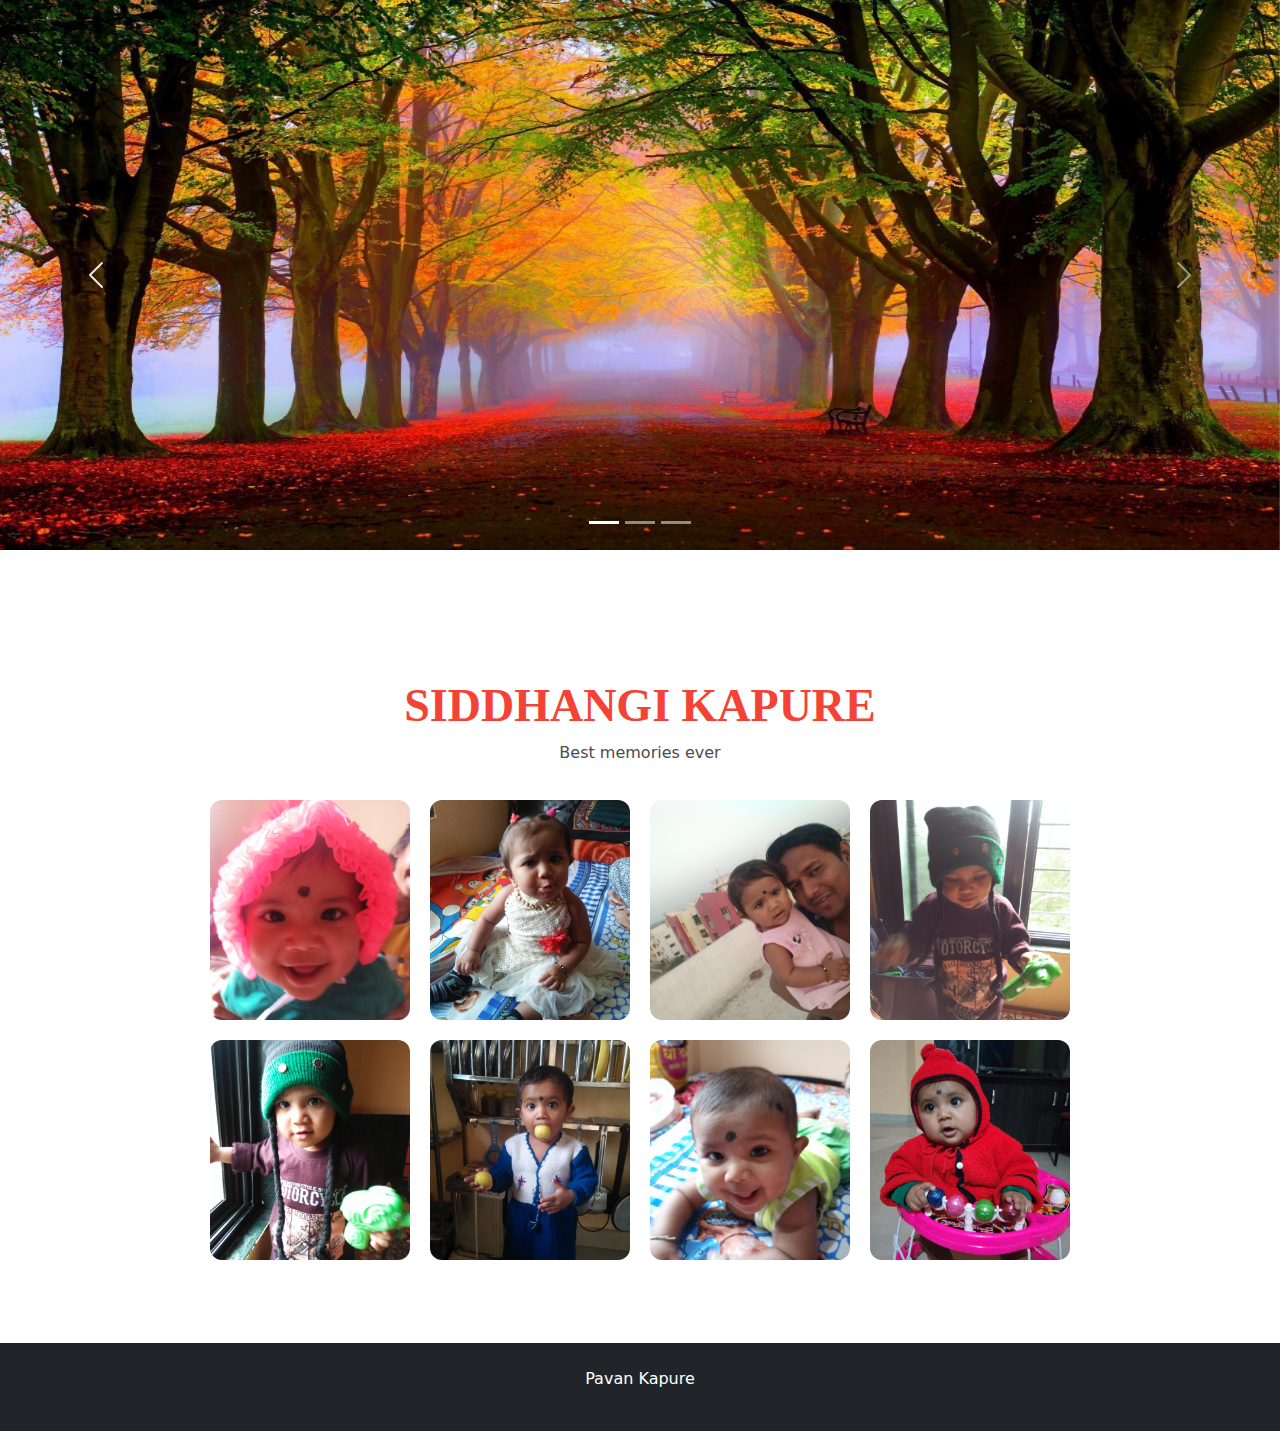
<file: index.html>
<!DOCTYPE html>
<html lang="en">
<head>
  <title>Pavankapure</title>
  <meta charset="utf-8">
  <meta name="viewport" content="width=device-width, initial-scale=1">
  <link href="https://cdn.jsdelivr.net/npm/bootstrap@5.2.3/dist/css/bootstrap.min.css" rel="stylesheet">
  <script src="https://cdn.jsdelivr.net/npm/bootstrap@5.2.3/dist/js/bootstrap.bundle.min.js"></script>
  <style>
  .fakeimg {
    height: 200px;
    background: #aaa;
  }
  * {
  -webkit-box-sizing: border-box;
  box-sizing: border-box;
  margin: 0;
  padding: 0;
}
body {
  font-weight: 500;
  color: #4c4c4c;
  outline: none;
  visibility: visible;
  overflow-x: hidden;
}

a {
  text-decoration: none;
  cursor: pointer;
  outline: 0;
}

.section-padding {
  padding-top: 80px;
}

.gallery-section {
  position: relative;
  z-index: 1;
}

.title {
  font-size: 46px;
  font-weight: 700;
  font-family: "Playfair Display", serif;
  color: #f44336;
} 

.filter {
  text-align: center;
  max-width: 1050px;
  margin: auto;
}

.btn {
  padding: 10px 20px;
  margin: 5px 4px 4px 0;
  display: inline-block;
  color: #003;
  background: #eee;
  border: 1px solid #f44336;
  transition: all 0.4s;
  border-radius: 10px;
  font-size: 16px;
  font-weight: 500;
}
.btn:hover,.btn-active {
  background: #f44336;
  color: #fff;
  -webkit-transform: translateY(3px);
  -ms-transform: translateY(3px);
  transform: translateY(3px);
}
.gallery {
  display: flex;
  justify-content: center;
  width: fit-content;
  max-width: 1320px;
  flex-wrap: wrap;
  margin: 25px auto;
  /* gap: 14px; */
}
.gallery a {
  display: flex;
}
.gallery img {
  width: 200px;
  height: 220px;
  object-fit: cover;
  transition: 0.3s ease-in-out;
  border-radius: 12px;
  overflow: hidden;
  margin: 10px 10px;
}

.gallery img:hover {
  transform: scale(1.1);
}

.sets .hide,
.sets .pophide {
  width: 0%;
  opacity: 0;
}

.closeBtn {
  position: absolute;
  font-size: 22px;
  font-weight: 500;
  right: 25px;
  top: 25px;
  color: white;
  transition: 0.5s linear;
  padding: 8px 40px;
  border-radius: 25px;
  background: red;
  outline-offset: -6px;
  outline: 2px solid #fff;
}
.closeBtn:hover {
  cursor: pointer;
  background: white;
  color: black;
  outline: 2px solid #000;
}

.openDiv {
  width: 100%;
  height: 100vh;
  background: #000000e7;
  position: fixed;
  top: 0;
  display: flex;
  flex-direction: column;
  align-items: center;
  justify-content: center;
  left: 0;
  z-index: 9999;
}
.imgPreview {
  width: 70%;
  object-fit: scale-down;
  max-height: 40vw;
  height: auto;
}
.prevButton,
.nextButton {
  transition: 1s linear;
  padding: 10px 35px;
  font-size: 18px;
  border: none;
  color: white;
  background: #0005;
  border-radius: 10px;
  border: 1px solid white;
  margin: 10px;
}
.prevButton:hover,
.nextButton:hover {
  background: #fff;
  color: black;
}

/* resposive CSS Code */

@media (max-width : 1199px) {
  .section-padding {
    padding-top: 70px;
  }
}
@media (max-width: 991px) {
  .section-padding {
    padding-top: 50px;
  }
}
@media (max-width: 767px) {
  .title {
    font-size: 36px;
  }
  .gallery img {
    margin: 8px 8px;
    width: 175px;
  }
  .closeBtn {
    padding: 6px 25px;
  }
  .prevButton,
  .nextButton {
    font-size: 18px;
    padding: 8px 25px;
  }
}

@media (max-width: 540px) {
  .section-padding {
    padding-top: 30px;
  }
  
  .gallery img {
    margin: 8px 6px;
    width: 155px;
  }

  .closeBtn {
    font-size: 18px;
    border-radius: 15px;
  }
  .prevButton,
  .nextButton {
    font-size: 18px;
    padding: 6px 20px;
    border-radius: 10px;
    margin: 5px;
  }

  .imgPreview {
    width: 90%;
    max-height: 50vh;
    height: auto;
  }
  
}
  </style>
</head>
<body>

  <div id="carouselExampleIndicators" class="carousel slide" data-bs-ride="carousel">
    <div class="carousel-indicators">
      <button type="button" data-bs-target="#carouselExampleIndicators" data-bs-slide-to="0" class="active" aria-current="true" aria-label="Slide 1"></button>
      <button type="button" data-bs-target="#carouselExampleIndicators" data-bs-slide-to="1" aria-label="Slide 2"></button>
      <button type="button" data-bs-target="#carouselExampleIndicators" data-bs-slide-to="2" aria-label="Slide 3"></button>
    </div>
    <div class="carousel-inner">
      <div class="carousel-item active">
        <img src="assets/images/ban1.jpg" class="d-block w-100" alt="..." width="100%" height="25%" style="height:550px;">
      </div>
      <div class="carousel-item">
        <img src="assets/images/ban2.jpg" class="d-block w-100" alt="..." width="100%" height="25%" style="height:550px;">
      </div>
      <div class="carousel-item">
        <img src="assets/images/ban3.jpeg" class="d-block w-100" alt="..." width="100%" height="25%" style="height:550px;">
      </div>
    </div>
    <button class="carousel-control-prev" type="button" data-bs-target="#carouselExampleIndicators" data-bs-slide="prev">
      <span class="carousel-control-prev-icon" aria-hidden="true"></span>
      <span class="visually-hidden">Previous</span>
    </button>
    <button class="carousel-control-next" type="button" data-bs-target="#carouselExampleIndicators" data-bs-slide="next">
      <span class="carousel-control-next-icon" aria-hidden="true"></span>
      <span class="visually-hidden">Next</span>
    </button>
  </div>

<!-- <nav class="navbar navbar-expand-sm bg-dark navbar-dark">
  <div class="container-fluid">
    <ul class="navbar-nav">
      <li class="nav-item">
        <a class="nav-link active" href="#">Active</a>
      </li>
      <li class="nav-item">
        <a class="nav-link" href="#">Link</a>
      </li>
      <li class="nav-item">
        <a class="nav-link" href="#">Link</a>
      </li>
      <li class="nav-item">
        <a class="nav-link disabled" href="#">Disabled</a>
      </li>
    </ul>
  </div>
</nav> -->

<div class="container mt-5">
  <div class="row">
    
    <div class="section-padding gallery-section" id="gallery">
      <div class="container">
        <!-- Section Title Start -->
        <div class="text-center">
          <h2 class="title">SIDDHANGI KAPURE</h2>
          <p>Best memories ever</p>
        </div>
        <!-- Section Title End -->

        <!-- <div id="btncontainer" class="filter">
          <a class="btn btn-active" href="#all">ALL</a>
          <a class="btn" href="#Inside">Inside</a>
          <a class="btn" href="#Outside">Outside</a>
          <a class="btn" href="#Fev">Fev</a>
        </div> -->

        <!-- Gallery Section Start -->

        <div class="gallery sets">
          <a class="all Inside"><img src="assets/images/IMG20190204170909.jpg"/></a>

          <a class="all Inside"><img src="assets/images/IMG20190303092306.jpg"/></a>

          <a class="all Inside"><img src="assets/images/IMG20190309182626.jpg"/></a>
          
          <a class="all Inside"><img src="assets/images/IMG20191113140214.jpg"/></a>
          
          <a class="all Outside"><img src="assets/images/IMG20191113140301.jpg"/></a>
          
          <a class="all Outside"><img src="assets/images/IMG20191216082430.jpg"/></a>
          
          <a class="all Fev"><img src="assets/images/IMG_20180930_160412_4_1538304067233.jpg"/></a>
          <a class="all Fev"><img src="assets/images/IMG_20190204_193743_6.jpg"/></a>
          
        </div>
      </div>
    </div>
  </div>
</div>

<div class="mt-5 p-4 bg-dark text-white text-center">
  <p>Pavan Kapure</p>
</div>


<script>
  $(".filter a").click(function (e) {
        e.preventDefault();
        var a = $(this).attr("href");
        a = a.substr(1);
        $(".sets a").each(function () {
          if (!$(this).hasClass(a) && a != "") $(this).addClass("hide");
          else $(this).removeClass("hide");
        });

    

// Add active class to the current button (highlight it)
    var btnContainer = document.getElementById("btncontainer");
    var btns = btnContainer.getElementsByClassName("btn");
    for (var i = 0; i < btns.length; i++) {
        var current = document.getElementsByClassName("btn-active");
        current[0].className = current[0].className.replace(" btn-active", "");
        this.className += " btn-active";

    }
});


let imgs = document.querySelectorAll("img");
      let count;
      imgs.forEach((img, index) => {
        img.addEventListener("click", function (e) {
          if (e.target == this) {
            count = index;
            let openDiv = document.createElement("div");
            let imgPreview = document.createElement("img");
            let butonsSection = document.createElement("div");
            butonsSection.classList.add("butonsSection");
            let closeBtn = document.createElement("button");
            let nextBtn = document.createElement("button");
            let prevButton = document.createElement("button");
            prevButton.innerText = "Previous";
            nextBtn.innerText = "Next";

            nextBtn.classList.add("nextButton");
            prevButton.classList.add("prevButton");
            nextBtn.addEventListener("click", function () {
              if (count >= imgs.length - 1) {
                count = 0;
              } else {
                count++;
              }

              imgPreview.src = imgs[count].src;
            });

            prevButton.addEventListener("click", function () {
              if (count === 0) {
                count = imgs.length - 1;
              } else {
                count--;
              }

              imgPreview.src = imgs[count].src;
            });

            closeBtn.classList.add("closeBtn");
            closeBtn.innerText = "Close";
            closeBtn.addEventListener("click", function () {
              openDiv.remove();
            });

            imgPreview.classList.add("imgPreview");
            imgPreview.src = this.src;

            butonsSection.append(prevButton, nextBtn);
            openDiv.append(imgPreview, butonsSection, closeBtn);

            openDiv.classList.add("openDiv");

            document.querySelector("body").append(openDiv);
          }
        });
      });
</script>


</body>
</html>
</file>
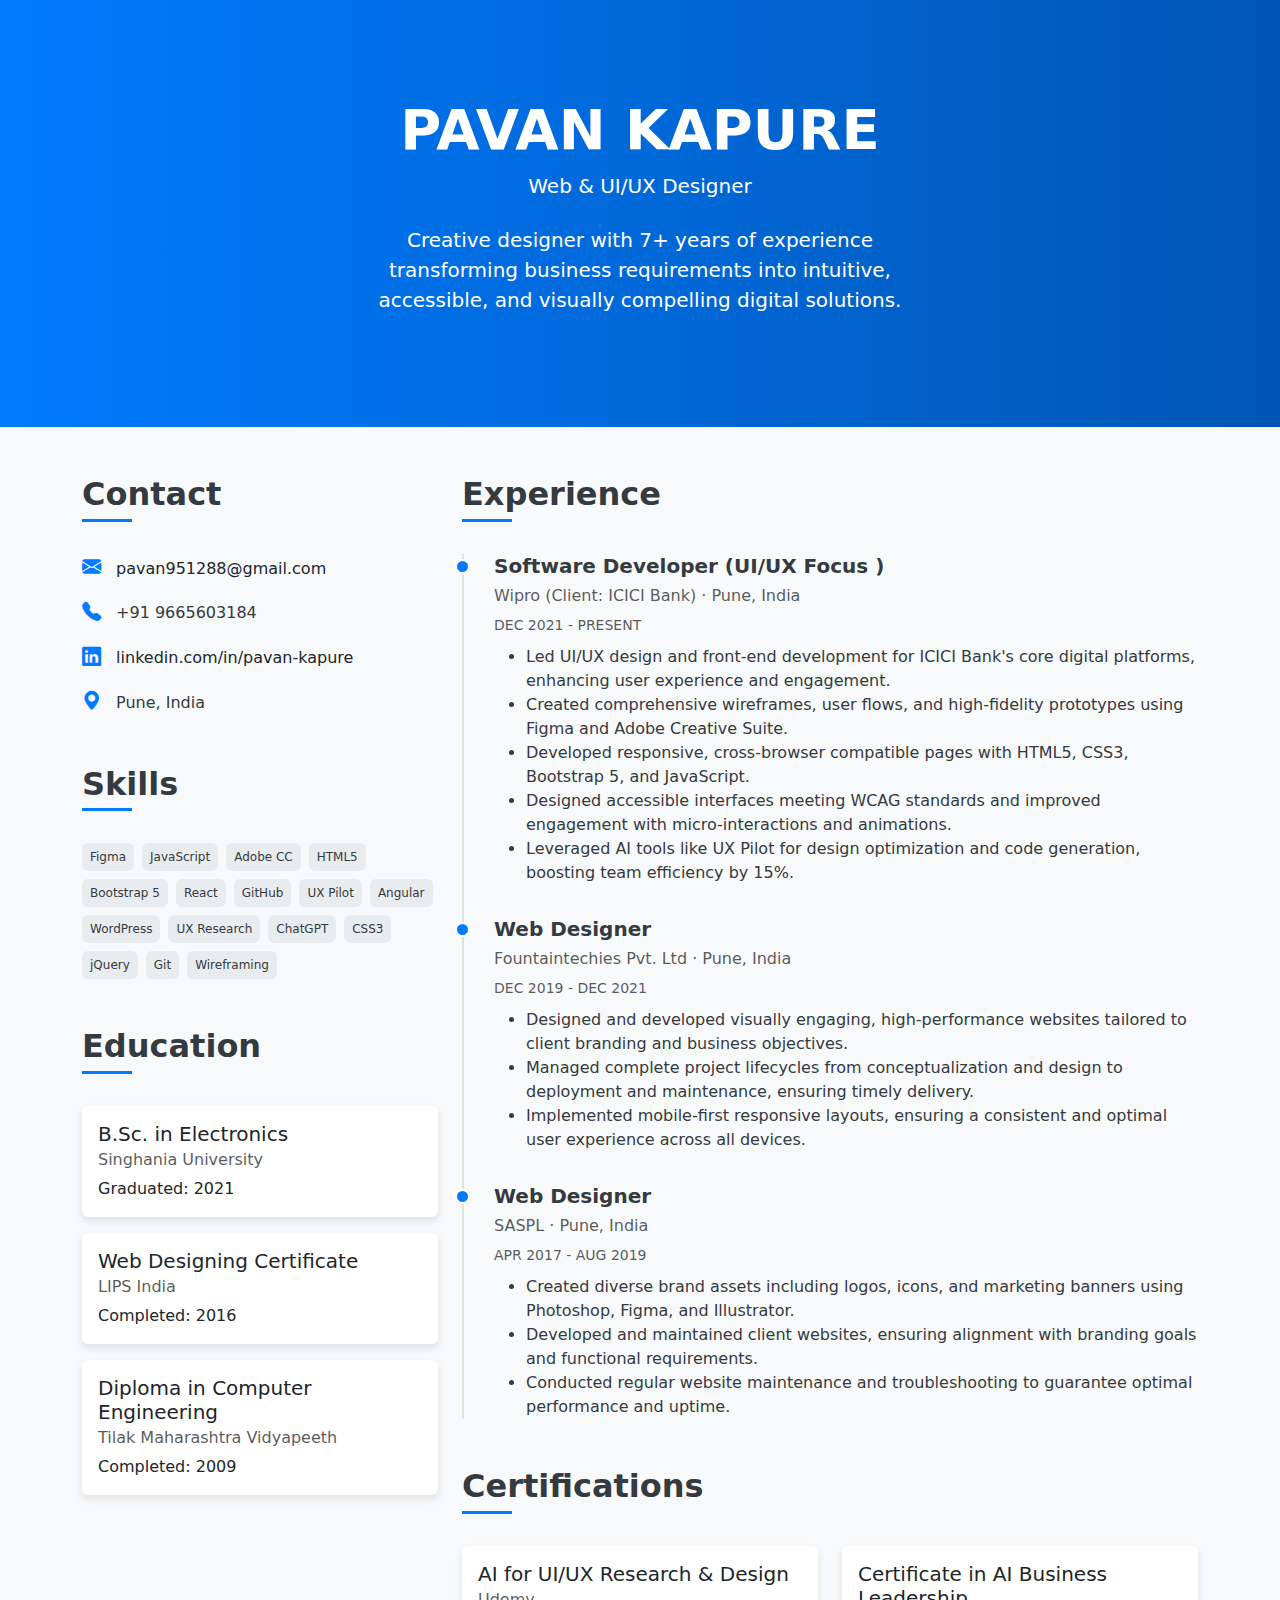
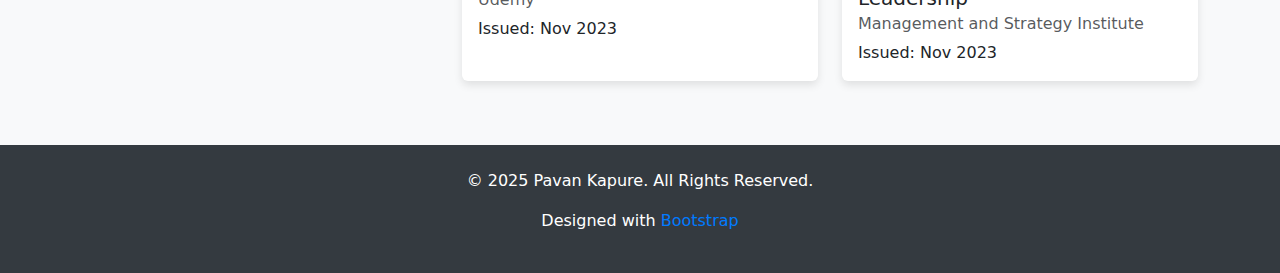
<file: index2.html>
<!DOCTYPE html>
<html lang="en">
<head>
    <meta charset="UTF-8">
    <meta name="viewport" content="width=device-width, initial-scale=1.0">
    <title>Pavan Kapure - Web & UI/UX Designer</title>
    <!-- Bootstrap CSS -->
    <link href="https://cdn.jsdelivr.net/npm/bootstrap@5.3.3/dist/css/bootstrap.min.css" rel="stylesheet">
    <!-- Bootstrap Icons -->
    <link rel="stylesheet" href="https://cdn.jsdelivr.net/npm/bootstrap-icons@1.11.3/font/bootstrap-icons.min.css">
    <style>
        body {
            background-color: #f8f9fa;
            color: #343a40;
        }
        .hero-section {
            background: linear-gradient(to right, #007bff, #0056b3 );
            color: white;
            padding: 6rem 0;
        }
        .hero-section h1 {
            font-size: 3.5rem;
            font-weight: 700;
        }
        .hero-section p {
            font-size: 1.25rem;
        }
        .section-title {
            font-weight: 700;
            margin-bottom: 2rem;
            position: relative;
            padding-bottom: 0.5rem;
        }
        .section-title::after {
            content: '';
            position: absolute;
            left: 0;
            bottom: 0;
            width: 50px;
            height: 3px;
            background-color: #007bff;
        }
        .contact-info i {
            font-size: 1.2rem;
            margin-right: 10px;
            color: #007bff;
        }
        .skill-badge {
            background-color: #e9ecef;
            color: #343a40;
            font-weight: 500;
        }
        .timeline {
            position: relative;
            padding-left: 2rem;
        }
        .timeline::before {
            content: '';
            position: absolute;
            left: 0;
            top: 0;
            bottom: 0;
            width: 2px;
            background-color: #dee2e6;
        }
        .timeline-item {
            position: relative;
            margin-bottom: 2rem;
        }
        .timeline-item::before {
            content: '';
            position: absolute;
            left: -39px;
            top: 5px;
            width: 15px;
            height: 15px;
            border-radius: 50%;
            background-color: #007bff;
            border: 2px solid white;
        }
        .card {
            border: none;
            box-shadow: 0 4px 8px rgba(0,0,0,0.1);
            transition: transform 0.3s;
        }
        .card:hover {
            transform: translateY(-5px);
        }
        footer {
            background-color: #343a40;
            color: white;
        }
        footer a {
            color: #007bff;
            text-decoration: none;
        }
        footer a:hover {
            text-decoration: underline;
        }
    </style>
</head>
<body>

    <!-- Header/Hero Section -->
    <header class="hero-section text-center">
        <div class="container">
            <h1 class="display-4">PAVAN KAPURE</h1>
            <p class="lead">Web & UI/UX Designer</p>
            <p class="mt-4 mx-auto" style="max-width: 600px;">Creative designer with 7+ years of experience transforming business requirements into intuitive, accessible, and visually compelling digital solutions.</p>
        </div>
    </header>

    <!-- Main Content -->
    <main class="container mt-5">
        <div class="row">
            <!-- Left Column: Contact, Skills, Education -->
            <div class="col-lg-4">
                <!-- Contact Info -->
                <section id="contact" class="mb-5">
                    <h2 class="section-title">Contact</h2>
                    <div class="contact-info">
                        <p><i class="bi bi-envelope-fill"></i> <a href="mailto:pavan951288@gmail.com" class="text-decoration-none text-dark">pavan951288@gmail.com</a></p>
                        <p><i class="bi bi-telephone-fill"></i> +91 9665603184</p>
                        <p><i class="bi bi-linkedin"></i> <a href="https://linkedin.com/in/pavan-kapure-a017a086" target="_blank" class="text-decoration-none text-dark">linkedin.com/in/pavan-kapure</a></p>
                        <p><i class="bi bi-geo-alt-fill"></i> Pune, India</p>
                    </div>
                </section>

                <!-- Skills -->
                <section id="skills" class="mb-5">
                    <h2 class="section-title">Skills</h2>
                    <div class="d-flex flex-wrap gap-2">
                        <span class="badge p-2 skill-badge">Figma</span>
                        <span class="badge p-2 skill-badge">JavaScript</span>
                        <span class="badge p-2 skill-badge">Adobe CC</span>
                        <span class="badge p-2 skill-badge">HTML5</span>
                        <span class="badge p-2 skill-badge">Bootstrap 5</span>
                        <span class="badge p-2 skill-badge">React</span>
                        <span class="badge p-2 skill-badge">GitHub</span>
                        <span class="badge p-2 skill-badge">UX Pilot</span>
                        <span class="badge p-2 skill-badge">Angular</span>
                        <span class="badge p-2 skill-badge">WordPress</span>
                        <span class="badge p-2 skill-badge">UX Research</span>
                        <span class="badge p-2 skill-badge">ChatGPT</span>
                        <span class="badge p-2 skill-badge">CSS3</span>
                        <span class="badge p-2 skill-badge">jQuery</span>
                        <span class="badge p-2 skill-badge">Git</span>
                        <span class="badge p-2 skill-badge">Wireframing</span>
                    </div>
                </section>

                <!-- Education -->
                <section id="education" class="mb-5">
                    <h2 class="section-title">Education</h2>
                    <div class="card mb-3">
                        <div class="card-body">
                            <h5 class="card-title">B.Sc. in Electronics</h5>
                            <h6 class="card-subtitle mb-2 text-muted">Singhania University</h6>
                            <p class="card-text">Graduated: 2021</p>
                        </div>
                    </div>
                    <div class="card mb-3">
                        <div class="card-body">
                            <h5 class="card-title">Web Designing Certificate</h5>
                            <h6 class="card-subtitle mb-2 text-muted">LIPS India</h6>
                            <p class="card-text">Completed: 2016</p>
                        </div>
                    </div>
                    <div class="card">
                        <div class="card-body">
                            <h5 class="card-title">Diploma in Computer Engineering</h5>
                            <h6 class="card-subtitle mb-2 text-muted">Tilak Maharashtra Vidyapeeth</h6>
                            <p class="card-text">Completed: 2009</p>
                        </div>
                    </div>
                </section>
            </div>

            <!-- Right Column: Experience, Certifications -->
            <div class="col-lg-8">
                <!-- Experience -->
                <section id="experience" class="mb-5">
                    <h2 class="section-title">Experience</h2>
                    <div class="timeline">
                        <div class="timeline-item">
                            <h5 class="fw-bold">Software Developer (UI/UX Focus )</h5>
                            <h6 class="text-muted">Wipro (Client: ICICI Bank) · Pune, India</h6>
                            <small class="text-muted">DEC 2021 - PRESENT</small>
                            <ul class="mt-2">
                                <li>Led UI/UX design and front-end development for ICICI Bank's core digital platforms, enhancing user experience and engagement.</li>
                                <li>Created comprehensive wireframes, user flows, and high-fidelity prototypes using Figma and Adobe Creative Suite.</li>
                                <li>Developed responsive, cross-browser compatible pages with HTML5, CSS3, Bootstrap 5, and JavaScript.</li>
                                <li>Designed accessible interfaces meeting WCAG standards and improved engagement with micro-interactions and animations.</li>
                                <li>Leveraged AI tools like UX Pilot for design optimization and code generation, boosting team efficiency by 15%.</li>
                            </ul>
                        </div>
                        <div class="timeline-item">
                            <h5 class="fw-bold">Web Designer</h5>
                            <h6 class="text-muted">Fountaintechies Pvt. Ltd · Pune, India</h6>
                            <small class="text-muted">DEC 2019 - DEC 2021</small>
                            <ul class="mt-2">
                                <li>Designed and developed visually engaging, high-performance websites tailored to client branding and business objectives.</li>
                                <li>Managed complete project lifecycles from conceptualization and design to deployment and maintenance, ensuring timely delivery.</li>
                                <li>Implemented mobile-first responsive layouts, ensuring a consistent and optimal user experience across all devices.</li>
                            </ul>
                        </div>
                        <div class="timeline-item">
                            <h5 class="fw-bold">Web Designer</h5>
                            <h6 class="text-muted">SASPL · Pune, India</h6>
                            <small class="text-muted">APR 2017 - AUG 2019</small>
                            <ul class="mt-2">
                                <li>Created diverse brand assets including logos, icons, and marketing banners using Photoshop, Figma, and Illustrator.</li>
                                <li>Developed and maintained client websites, ensuring alignment with branding goals and functional requirements.</li>
                                <li>Conducted regular website maintenance and troubleshooting to guarantee optimal performance and uptime.</li>
                            </ul>
                        </div>
                    </div>
                </section>

                <!-- Certifications -->
                <section id="certifications">
                    <h2 class="section-title">Certifications</h2>
                    <div class="row">
                        <div class="col-md-6 mb-3">
                            <div class="card h-100">
                                <div class="card-body">
                                    <h5 class="card-title">AI for UI/UX Research & Design</h5>
                                    <h6 class="card-subtitle mb-2 text-muted">Udemy</h6>
                                    <p class="card-text">Issued: Nov 2023</p>
                                </div>
                            </div>
                        </div>
                        <div class="col-md-6 mb-3">
                            <div class="card h-100">
                                <div class="card-body">
                                    <h5 class="card-title">Certificate in AI Business Leadership</h5>
                                    <h6 class="card-subtitle mb-2 text-muted">Management and Strategy Institute</h6>
                                    <p class="card-text">Issued: Nov 2023</p>
                                </div>
                            </div>
                        </div>
                    </div>
                </section>
            </div>
        </div>
    </main>

    <!-- Footer -->
    <footer class="py-4 mt-5 text-center">
        <div class="container">
            <p>&copy; 2025 Pavan Kapure. All Rights Reserved.</p>
            <p>Designed with <a href="https://getbootstrap.com/" target="_blank">Bootstrap</a></p>
        </div>
    </footer>

    <!-- Bootstrap JS Bundle -->
    <script src="https://cdn.jsdelivr.net/npm/bootstrap@5.3.3/dist/js/bootstrap.bundle.min.js"></script>
</body>
</html>
</file>
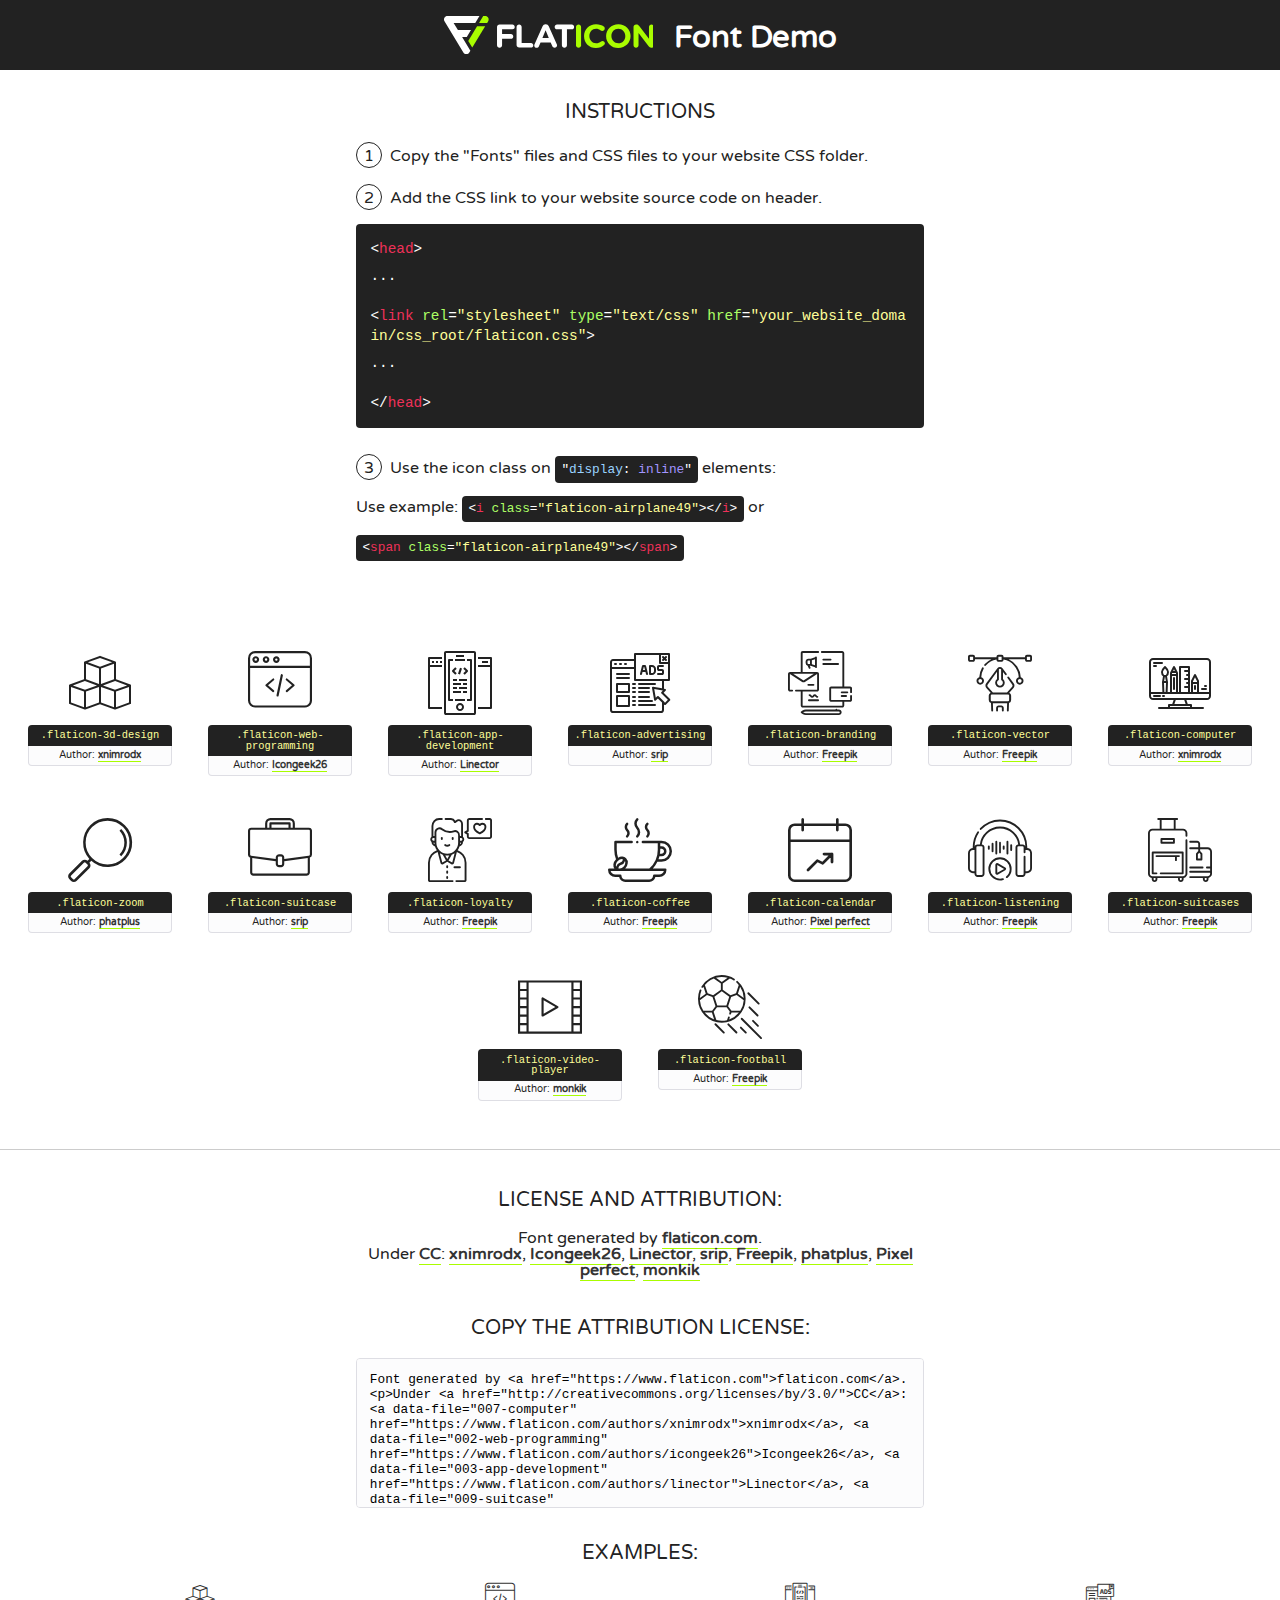
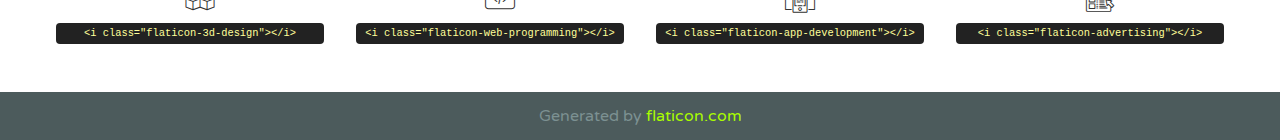
<file: fonts/flaticon/font/flaticon.html>
<!DOCTYPE html>
<!--
  Flaticon icon font: Flaticon
  Creation date: 03/07/2020 09:59
-->
<html>
<!DOCTYPE html>
<html>

<head>
    <title>Flaticon WebFont</title>
    <link href="http://fonts.googleapis.com/css?family=Varela+Round" rel="stylesheet" type="text/css" />
    <link rel="stylesheet" type="text/css" href="flaticon.css">
    <meta charset="UTF-8">
    <style>
    html, body, div, span, applet, object, iframe,
    h1, h2, h3, h4, h5, h6, p, blockquote, pre,
    a, abbr, acronym, address, big, cite, code,
    del, dfn, em, img, ins, kbd, q, s, samp,
    small, strike, strong, sub, sup, tt, var,
    b, u, i, center,
    dl, dt, dd, ol, ul, li,
    fieldset, form, label, legend,
    table, caption, tbody, tfoot, thead, tr, th, td,
    article, aside, canvas, details, embed, 
    figure, figcaption, footer, header, hgroup, 
    menu, nav, output, ruby, section, summary,
    time, mark, audio, video {
        margin: 0;
        padding: 0;
        border: 0;
        font-size: 100%;
        font: inherit;
        vertical-align: baseline;
    }
    /* HTML5 display-role reset for older browsers */
    article, aside, details, figcaption, figure, 
    footer, header, hgroup, menu, nav, section {
        display: block;
    }
    body {
        line-height: 1;
    }
    ol, ul {
        list-style: none;
    }
    blockquote, q {
        quotes: none;
    }
    blockquote:before, blockquote:after,
    q:before, q:after {
        content: '';
        content: none;
    }
    table {
        border-collapse: collapse;
        border-spacing: 0;
    }
    body {
        font-family: 'Varela Round', Helvetica, Arial, sans-serif;
        font-size: 16px;
        color: #222;
    }
    a {
        color: #333;
        border-bottom: 1px solid #a9fd00;
        font-weight: bold;
        text-decoration: none;
    }
    * {
        -moz-box-sizing: border-box;
        -webkit-box-sizing: border-box;
        box-sizing: border-box;
        margin: 0;
        padding: 0;
    }
    [class^="flaticon-"]:before, [class*=" flaticon-"]:before, [class^="flaticon-"]:after, [class*=" flaticon-"]:after {
        font-family: Flaticon;
        font-size: 30px;
        font-style: normal;
        margin-left: 20px;
        color: #333;
    }
    .wrapper {
        max-width: 600px;
        margin: auto;
        padding: 0 1em;
    }
    .title {
        font-size: 1.25em;
        text-align: center;
        margin-bottom: 1em;
        text-transform: uppercase;
    }
    header {
        text-align: center;
        background-color: #222;
        color: #fff;
        padding: 1em;
    }
    header .logo {
        width: 210px;
        height: 38px;
        display: inline-block;
        vertical-align: middle;
        margin-right: 1em;
        border: none;
    }
    header strong {
        font-size: 1.95em;
        font-weight: bold;
        vertical-align: middle;
        margin-top: 5px;
        display: inline-block;
    }
    .demo {
        margin: 2em auto;
        line-height: 1.25em;
    }
    .demo ul li {
        margin-bottom: 1em;
    }
    .demo ul li .num {
        color: #222;
        border-radius: 20px;
        display: inline-block;
        width: 26px;
        padding: 3px;
        height: 26px;
        text-align: center;
        margin-right: 0.5em;
        border: 1px solid #222;
    }
    .demo ul li code {
        background-color: #222;
        border-radius: 4px;
        padding: 0.25em 0.5em;
        display: inline-block;
        color: #fff;
        font-family: Consolas,Monaco,Lucida Console,Liberation Mono,DejaVu Sans Mono,Bitstream Vera Sans Mono,Courier New, monospace;
        font-weight: lighter;
        margin-top: 1em;
        font-size: 0.8em;
        word-break: break-all;
    }
    .demo ul li code.big {
        padding: 1em;
        font-size: 0.9em;
    }
    .demo ul li code .red {
        color: #EF3159;
    }
    .demo ul li code .green {
        color: #ACFF65;
    }
    .demo ul li code .yellow {
        color: #FFFF99;
    }
    .demo ul li code .blue {
        color: #99D3FF;
    }
    .demo ul li code .purple {
        color: #A295FF;
    }
    .demo ul li code .dots {
        margin-top: 0.5em;
        display: block;
    }
    #glyphs {
        border-bottom: 1px solid #ccc;
        padding: 2em 0;
        text-align: center;
    }
    .glyph {
        display: inline-block;
        width: 9em;
        margin: 1em;
        text-align: center;
        vertical-align: top;
        background: #FFF;
    }
    .glyph .glyph-icon {
        padding: 10px;
        display: block;
        font-family:"Flaticon";
        font-size: 64px;
        line-height: 1;
    }
    .glyph .glyph-icon:before {
        font-size: 64px;
        color: #222;
        margin-left: 0;
    }
    .class-name {
        font-size: 0.65em;
        background-color: #222;
        color: #fff;
        border-radius: 4px 4px 0 0;
        padding: 0.5em;
        color: #FFFF99;
        font-family: Consolas,Monaco,Lucida Console,Liberation Mono,DejaVu Sans Mono,Bitstream Vera Sans Mono,Courier New, monospace;
    }
    .author-name {
        font-size: 0.6em;
        background-color: #fcfcfd;
        border: 1px solid #DEDEE4;
        border-top: 0;
        border-radius: 0 0 4px 4px;
        padding: 0.5em;
    }
    .class-name:last-child {
        font-size: 10px;
        color:#888;
    }
    .class-name:last-child a {
        font-size: 10px;
        color:#555;
    }
    .class-name:last-child a:hover {
        color:#a9fd00;
    }
    .glyph > input {
        display: block;
        width: 100px;
        margin: 5px auto;
        text-align: center;
        font-size: 12px;
        cursor: text;
    }
    .glyph > input.icon-input {
        font-family:"Flaticon";
        font-size: 16px;
        margin-bottom: 10px;
    }
    .attribution .title {
        margin-top: 2em;
    }
    .attribution textarea {
        background-color: #fcfcfd;
        padding: 1em;
        border: none;
        box-shadow: none;
        border: 1px solid #DEDEE4;
        border-radius: 4px;
        resize: none;
        width: 100%;
        height: 150px;
        font-size: 0.8em;
        font-family: Consolas,Monaco,Lucida Console,Liberation Mono,DejaVu Sans Mono,Bitstream Vera Sans Mono,Courier New, monospace;
        -webkit-appearance: none;
    }
    .iconsuse {
        margin: 2em auto;
        text-align: center;
        max-width: 1200px;
    }
    .iconsuse:after {
        content: '';
        display: table;
        clear: both;
    }
    .iconsuse .image {
        float: left;
        width: 25%;
        padding: 0 1em;
    }
    .iconsuse .image p {
        margin-bottom: 1em;
    }
    .iconsuse .image span {
        display: block;
        font-size: 0.65em;
        background-color: #222;
        color: #fff;
        border-radius: 4px;
        padding: 0.5em;
        color: #FFFF99;
        margin-top: 1em;
        font-family: Consolas,Monaco,Lucida Console,Liberation Mono,DejaVu Sans Mono,Bitstream Vera Sans Mono,Courier New, monospace;
    }
    #footer {
        text-align: center;
        background-color: #4C5B5C;
        color: #7c9192;
        padding: 1em;
    }
    #footer a {
        border: none;
        color: #a9fd00;
        font-weight: normal;
    }
    @media (max-width: 960px) {
        .iconsuse .image {
            width: 50%;
        }
    }
    @media (max-width: 560px) {
        .iconsuse .image {
            width: 100%;
        }
    }
    </style>
</head>

<body class="characters-off">

    <header>
        <a href="https://www.flaticon.com" target="_blank" class="logo">
            <svg version="1.1" xmlns="http://www.w3.org/2000/svg" xmlns:xlink="http://www.w3.org/1999/xlink" xmlns:a="http://ns.adobe.com/AdobeSVGViewerExtensions/3.0/" viewBox="0 0 560.875 102.036" enable-background="new 0 0 560.875 102.036" xml:space="preserve">
                <defs>
                </defs>
                <g>
                    <g class="letters">
                        <path fill="#ffffff" d="M141.596,29.675c0-3.777,2.985-6.767,6.764-6.767h34.438c3.426,0,6.15,2.728,6.15,6.15
                        c0,3.43-2.724,6.149-6.15,6.149h-27.674v13.091h23.719c3.429,0,6.151,2.724,6.151,6.15c0,3.43-2.723,6.149-6.151,6.149h-23.719
                        v17.574c0,3.773-2.986,6.761-6.764,6.761c-3.779,0-6.764-2.989-6.764-6.761V29.675z"></path>
                        <path fill="#ffffff" d="M193.844,29.149c0-3.781,2.985-6.767,6.764-6.767c3.776,0,6.763,2.985,6.763,6.767v42.957h25.039
                        c3.426,0,6.149,2.726,6.149,6.153c0,3.425-2.723,6.15-6.149,6.15h-31.802c-3.779,0-6.764-2.986-6.764-6.768V29.149z"></path>
                        <path fill="#ffffff" d="M241.891,75.71l21.438-48.407c1.492-3.341,4.215-5.357,7.906-5.357h0.792
                        c3.686,0,6.323,2.017,7.815,5.357l21.439,48.407c0.436,0.967,0.701,1.845,0.701,2.723c0,3.602-2.809,6.501-6.414,6.501
                        c-3.161,0-5.269-1.845-6.499-4.655l-4.132-9.661h-27.059l-4.301,10.102c-1.144,2.631-3.426,4.214-6.237,4.214
                        c-3.517,0-6.24-2.81-6.24-6.325C241.1,77.64,241.451,76.677,241.891,75.71z M279.932,58.666l-8.521-20.297l-8.526,20.297H279.932
                        z"></path>
                        <path fill="#ffffff" d="M314.864,35.387H301.86c-3.429,0-6.239-2.813-6.239-6.238c0-3.429,2.811-6.24,6.239-6.24h39.533
                        c3.426,0,6.237,2.811,6.237,6.24c0,3.425-2.811,6.238-6.237,6.238h-13.001v42.785c0,3.773-2.99,6.761-6.764,6.761
                        c-3.779,0-6.764-2.989-6.764-6.761V35.387z"></path>
                        <path fill="#A9FD00" d="M352.615,29.149c0-3.781,2.985-6.767,6.767-6.767c3.774,0,6.761,2.985,6.761,6.767v49.024
                        c0,3.773-2.987,6.761-6.761,6.761c-3.781,0-6.767-2.989-6.767-6.761V29.149z"></path>
                        <path fill="#A9FD00" d="M374.132,53.836v-0.179c0-17.481,13.178-31.801,32.065-31.801c9.22,0,15.459,2.458,20.557,6.238
                        c1.402,1.054,2.637,2.985,2.637,5.357c0,3.692-2.985,6.59-6.681,6.59c-1.845,0-3.071-0.702-4.044-1.319
                        c-3.776-2.813-7.729-4.393-12.562-4.393c-10.364,0-17.831,8.611-17.831,19.154v0.173c0,10.542,7.291,19.329,17.831,19.329
                        c5.715,0,9.492-1.756,13.359-4.834c1.049-0.874,2.458-1.491,4.039-1.491c3.429,0,6.325,2.813,6.325,6.236
                        c0,2.106-1.056,3.78-2.282,4.834c-5.539,4.834-12.036,7.733-21.878,7.733C387.572,85.464,374.132,71.493,374.132,53.836z"></path>
                        <path fill="#A9FD00" d="M433.009,53.836v-0.179c0-17.481,13.79-31.801,32.766-31.801c18.981,0,32.592,14.143,32.592,31.628v0.173
                        c0,17.483-13.785,31.807-32.769,31.807C446.625,85.464,433.009,71.32,433.009,53.836z M484.224,53.836v-0.179
                        c0-10.539-7.725-19.326-18.626-19.326c-10.893,0-18.449,8.611-18.449,19.154v0.173c0,10.542,7.73,19.329,18.626,19.329
                        C476.676,72.986,484.224,64.378,484.224,53.836z"></path>
                        <path fill="#A9FD00" d="M506.233,29.321c0-3.774,2.99-6.763,6.767-6.763h1.401c3.252,0,5.183,1.583,7.029,3.953l26.093,34.265
                        V29.059c0-3.692,2.99-6.677,6.681-6.677c3.683,0,6.671,2.985,6.671,6.677v48.934c0,3.78-2.987,6.765-6.764,6.765h-0.436
                        c-3.257,0-5.188-1.581-7.034-3.953l-27.056-35.492v32.944c0,3.687-2.985,6.676-6.678,6.676c-3.683,0-6.673-2.989-6.673-6.676
                        V29.321z"></path>
                    </g>
                    <g class="insignia">
                        <path fill="#ffffff" d="M48.372,56.137h12.517l11.156-18.537H37.186L25.688,18.539h57.825L94.668,0H9.271
                        C5.925,0,2.842,1.801,1.198,4.716c-1.644,2.907-1.593,6.482,0.134,9.343l50.38,83.501c1.678,2.781,4.689,4.476,7.938,4.476
                        c3.246,0,6.257-1.695,7.935-4.476l2.898-4.804L48.372,56.137z"></path>
                        <g class="i">
                            <path fill="#A9FD00" d="M93.575,18.539h0.031v0.004l21.652,0.004l2.705-4.488c1.727-2.861,1.778-6.436,0.133-9.343
                            C116.454,1.801,113.371,0,110.026,0h-5.294L93.575,18.539z"></path>
                            <polygon fill="#A9FD00" points="88.291,27.356 64.725,66.486 75.519,84.404 109.942,27.356"></polygon>
                        </g>
                    </g>
                </g>
            </svg>
        </a>
        <strong>Font Demo</strong>
    </header>


    <section class="demo wrapper">

        <p class="title">Instructions</p>

        <ul>
            <li>
                <span class="num">1</span>Copy the "Fonts" files and CSS files to your website CSS folder.
            </li>
            <li>
                <span class="num">2</span>Add the CSS link to your website source code on header.
                <code class="big">
                    &lt;<span class="red">head</span>&gt;
                    <br/><span class="dots">...</span>
                    <br/>&lt;<span class="red">link</span> <span class="green">rel</span>=<span class="yellow">"stylesheet"</span> <span class="green">type</span>=<span class="yellow">"text/css"</span> <span class="green">href</span>=<span class="yellow">"your_website_domain/css_root/flaticon.css"</span>&gt;
                    <br/><span class="dots">...</span>
                    <br/>&lt;/<span class="red">head</span>&gt;
                </code>
            </li>

            <li>
                <p>
                    <span class="num">3</span>Use the icon class on <code>"<span class="blue">display</span>:<span class="purple"> inline</span>"</code> elements:
                    <br />
                    Use example: <code>&lt;<span class="red">i</span> <span class="green">class</span>=<span class="yellow">&quot;flaticon-airplane49&quot;</span>&gt;&lt;/<span class="red">i</span>&gt;</code> or <code>&lt;<span class="red">span</span> <span class="green">class</span>=<span class="yellow">&quot;flaticon-airplane49&quot;</span>&gt;&lt;/<span class="red">span</span>&gt;</code>
            </li>
        </ul>

    </section>




   <section id="glyphs">          
    
      
        <div class="glyph"><div class="glyph-icon flaticon-3d-design"></div>
            <div class="class-name">.flaticon-3d-design</div>
            <div class="author-name">Author: <a data-file="001-3d-design" href="https://www.flaticon.com/authors/xnimrodx">xnimrodx</a> </div> 
        </div>        
        
        <div class="glyph"><div class="glyph-icon flaticon-web-programming"></div>
            <div class="class-name">.flaticon-web-programming</div>
            <div class="author-name">Author: <a data-file="002-web-programming" href="https://www.flaticon.com/authors/icongeek26">Icongeek26</a> </div> 
        </div>        
        
        <div class="glyph"><div class="glyph-icon flaticon-app-development"></div>
            <div class="class-name">.flaticon-app-development</div>
            <div class="author-name">Author: <a data-file="003-app-development" href="https://www.flaticon.com/authors/linector">Linector</a> </div> 
        </div>        
        
        <div class="glyph"><div class="glyph-icon flaticon-advertising"></div>
            <div class="class-name">.flaticon-advertising</div>
            <div class="author-name">Author: <a data-file="004-advertising" href="https://www.flaticon.com/authors/srip">srip</a> </div> 
        </div>        
        
        <div class="glyph"><div class="glyph-icon flaticon-branding"></div>
            <div class="class-name">.flaticon-branding</div>
            <div class="author-name">Author: <a data-file="005-branding" href="http://www.freepik.com">Freepik</a> </div> 
        </div>        
        
        <div class="glyph"><div class="glyph-icon flaticon-vector"></div>
            <div class="class-name">.flaticon-vector</div>
            <div class="author-name">Author: <a data-file="006-vector" href="http://www.freepik.com">Freepik</a> </div> 
        </div>        
        
        <div class="glyph"><div class="glyph-icon flaticon-computer"></div>
            <div class="class-name">.flaticon-computer</div>
            <div class="author-name">Author: <a data-file="007-computer" href="https://www.flaticon.com/authors/xnimrodx">xnimrodx</a> </div> 
        </div>        
        
        <div class="glyph"><div class="glyph-icon flaticon-zoom"></div>
            <div class="class-name">.flaticon-zoom</div>
            <div class="author-name">Author: <a data-file="008-zoom" href="https://www.flaticon.com/authors/phatplus">phatplus</a> </div> 
        </div>        
        
        <div class="glyph"><div class="glyph-icon flaticon-suitcase"></div>
            <div class="class-name">.flaticon-suitcase</div>
            <div class="author-name">Author: <a data-file="009-suitcase" href="https://www.flaticon.com/authors/srip">srip</a> </div> 
        </div>        
        
        <div class="glyph"><div class="glyph-icon flaticon-loyalty"></div>
            <div class="class-name">.flaticon-loyalty</div>
            <div class="author-name">Author: <a data-file="010-loyalty" href="http://www.freepik.com">Freepik</a> </div> 
        </div>        
        
        <div class="glyph"><div class="glyph-icon flaticon-coffee"></div>
            <div class="class-name">.flaticon-coffee</div>
            <div class="author-name">Author: <a data-file="011-coffee" href="http://www.freepik.com">Freepik</a> </div> 
        </div>        
        
        <div class="glyph"><div class="glyph-icon flaticon-calendar"></div>
            <div class="class-name">.flaticon-calendar</div>
            <div class="author-name">Author: <a data-file="012-calendar" href="https://www.flaticon.com/authors/pixel-perfect">Pixel perfect</a> </div> 
        </div>        
        
        <div class="glyph"><div class="glyph-icon flaticon-listening"></div>
            <div class="class-name">.flaticon-listening</div>
            <div class="author-name">Author: <a data-file="013-listening" href="http://www.freepik.com">Freepik</a> </div> 
        </div>        
        
        <div class="glyph"><div class="glyph-icon flaticon-suitcases"></div>
            <div class="class-name">.flaticon-suitcases</div>
            <div class="author-name">Author: <a data-file="014-suitcases" href="http://www.freepik.com">Freepik</a> </div> 
        </div>        
        
        <div class="glyph"><div class="glyph-icon flaticon-video-player"></div>
            <div class="class-name">.flaticon-video-player</div>
            <div class="author-name">Author: <a data-file="015-video-player" href="https://www.flaticon.com/authors/monkik">monkik</a> </div> 
        </div>        
        
        <div class="glyph"><div class="glyph-icon flaticon-football"></div>
            <div class="class-name">.flaticon-football</div>
            <div class="author-name">Author: <a data-file="016-football" href="http://www.freepik.com">Freepik</a> </div> 
        </div>        
        

    </section>



    <section class="attribution wrapper"   style="text-align:center;">

      <div class="title">License and attribution:</div><div class="attrDiv">Font generated by <a href="https://www.flaticon.com">flaticon.com</a>. <div><p>Under <a href="http://creativecommons.org/licenses/by/3.0/">CC</a>: <a data-file="007-computer" href="https://www.flaticon.com/authors/xnimrodx">xnimrodx</a>, <a data-file="002-web-programming" href="https://www.flaticon.com/authors/icongeek26">Icongeek26</a>, <a data-file="003-app-development" href="https://www.flaticon.com/authors/linector">Linector</a>, <a data-file="009-suitcase" href="https://www.flaticon.com/authors/srip">srip</a>, <a data-file="016-football" href="http://www.freepik.com">Freepik</a>, <a data-file="008-zoom" href="https://www.flaticon.com/authors/phatplus">phatplus</a>, <a data-file="012-calendar" href="https://www.flaticon.com/authors/pixel-perfect">Pixel perfect</a>, <a data-file="015-video-player" href="https://www.flaticon.com/authors/monkik">monkik</a></p>  </div>
      </div>
      <div class="title">Copy the Attribution License:</div>

    <textarea onclick="this.focus();this.select();">Font generated by &lt;a href=&quot;https://www.flaticon.com&quot;&gt;flaticon.com&lt;/a&gt;. <p>Under <a href="http://creativecommons.org/licenses/by/3.0/">CC</a>: <a data-file="007-computer" href="https://www.flaticon.com/authors/xnimrodx">xnimrodx</a>, <a data-file="002-web-programming" href="https://www.flaticon.com/authors/icongeek26">Icongeek26</a>, <a data-file="003-app-development" href="https://www.flaticon.com/authors/linector">Linector</a>, <a data-file="009-suitcase" href="https://www.flaticon.com/authors/srip">srip</a>, <a data-file="016-football" href="http://www.freepik.com">Freepik</a>, <a data-file="008-zoom" href="https://www.flaticon.com/authors/phatplus">phatplus</a>, <a data-file="012-calendar" href="https://www.flaticon.com/authors/pixel-perfect">Pixel perfect</a>, <a data-file="015-video-player" href="https://www.flaticon.com/authors/monkik">monkik</a></p>  
     </textarea>

    </section>

    <section class="iconsuse">

          <div class="title">Examples:</div>            
             
            <div class="image">
                <p>
                    <i class="glyph-icon flaticon-3d-design"></i> 
                    <span>&lt;i class=&quot;flaticon-3d-design&quot;&gt;&lt;/i&gt;</span>
                </p>
            </div>
            
            <div class="image">
                <p>
                    <i class="glyph-icon flaticon-web-programming"></i> 
                    <span>&lt;i class=&quot;flaticon-web-programming&quot;&gt;&lt;/i&gt;</span>
                </p>
            </div>
            
            <div class="image">
                <p>
                    <i class="glyph-icon flaticon-app-development"></i> 
                    <span>&lt;i class=&quot;flaticon-app-development&quot;&gt;&lt;/i&gt;</span>
                </p>
            </div>
            
            <div class="image">
                <p>
                    <i class="glyph-icon flaticon-advertising"></i> 
                    <span>&lt;i class=&quot;flaticon-advertising&quot;&gt;&lt;/i&gt;</span>
                </p>
            </div>
                       
        </div>
                            
    </section>

<div id="footer">
    <div>Generated by <a href="https://www.flaticon.com">flaticon.com</a>
    </div>
</div>



</body>
</html>
</file>
<file: fonts/flaticon/font/flaticon.css>
/*
  	Flaticon icon font: Flaticon
  	Creation date: 03/07/2020 09:59
  	*/

@font-face {
  font-family: "Flaticon";
  src: url("./Flaticon.eot");
  src: url("./Flaticon.eot?#iefix") format("embedded-opentype"),
       url("./Flaticon.woff2") format("woff2"),
       url("./Flaticon.woff") format("woff"),
       url("./Flaticon.ttf") format("truetype"),
       url("./Flaticon.svg#Flaticon") format("svg");
  font-weight: normal;
  font-style: normal;
}

@media screen and (-webkit-min-device-pixel-ratio:0) {
  @font-face {
    font-family: "Flaticon";
    src: url("./Flaticon.svg#Flaticon") format("svg");
  }
}

[class^="flaticon-"]:before, [class*=" flaticon-"]:before,
[class^="flaticon-"]:after, [class*=" flaticon-"]:after {   
  font-family: Flaticon;
        font-size: 20px;
font-style: normal;
margin-left: 20px;
}

.flaticon-3d-design:before { content: "\f100"; }
.flaticon-web-programming:before { content: "\f101"; }
.flaticon-app-development:before { content: "\f102"; }
.flaticon-advertising:before { content: "\f103"; }
.flaticon-branding:before { content: "\f104"; }
.flaticon-vector:before { content: "\f105"; }
.flaticon-computer:before { content: "\f106"; }
.flaticon-zoom:before { content: "\f107"; }
.flaticon-suitcase:before { content: "\f108"; }
.flaticon-loyalty:before { content: "\f109"; }
.flaticon-coffee:before { content: "\f10a"; }
.flaticon-calendar:before { content: "\f10b"; }
.flaticon-listening:before { content: "\f10c"; }
.flaticon-suitcases:before { content: "\f10d"; }
.flaticon-video-player:before { content: "\f10e"; }
.flaticon-football:before { content: "\f10f"; }
</file>
